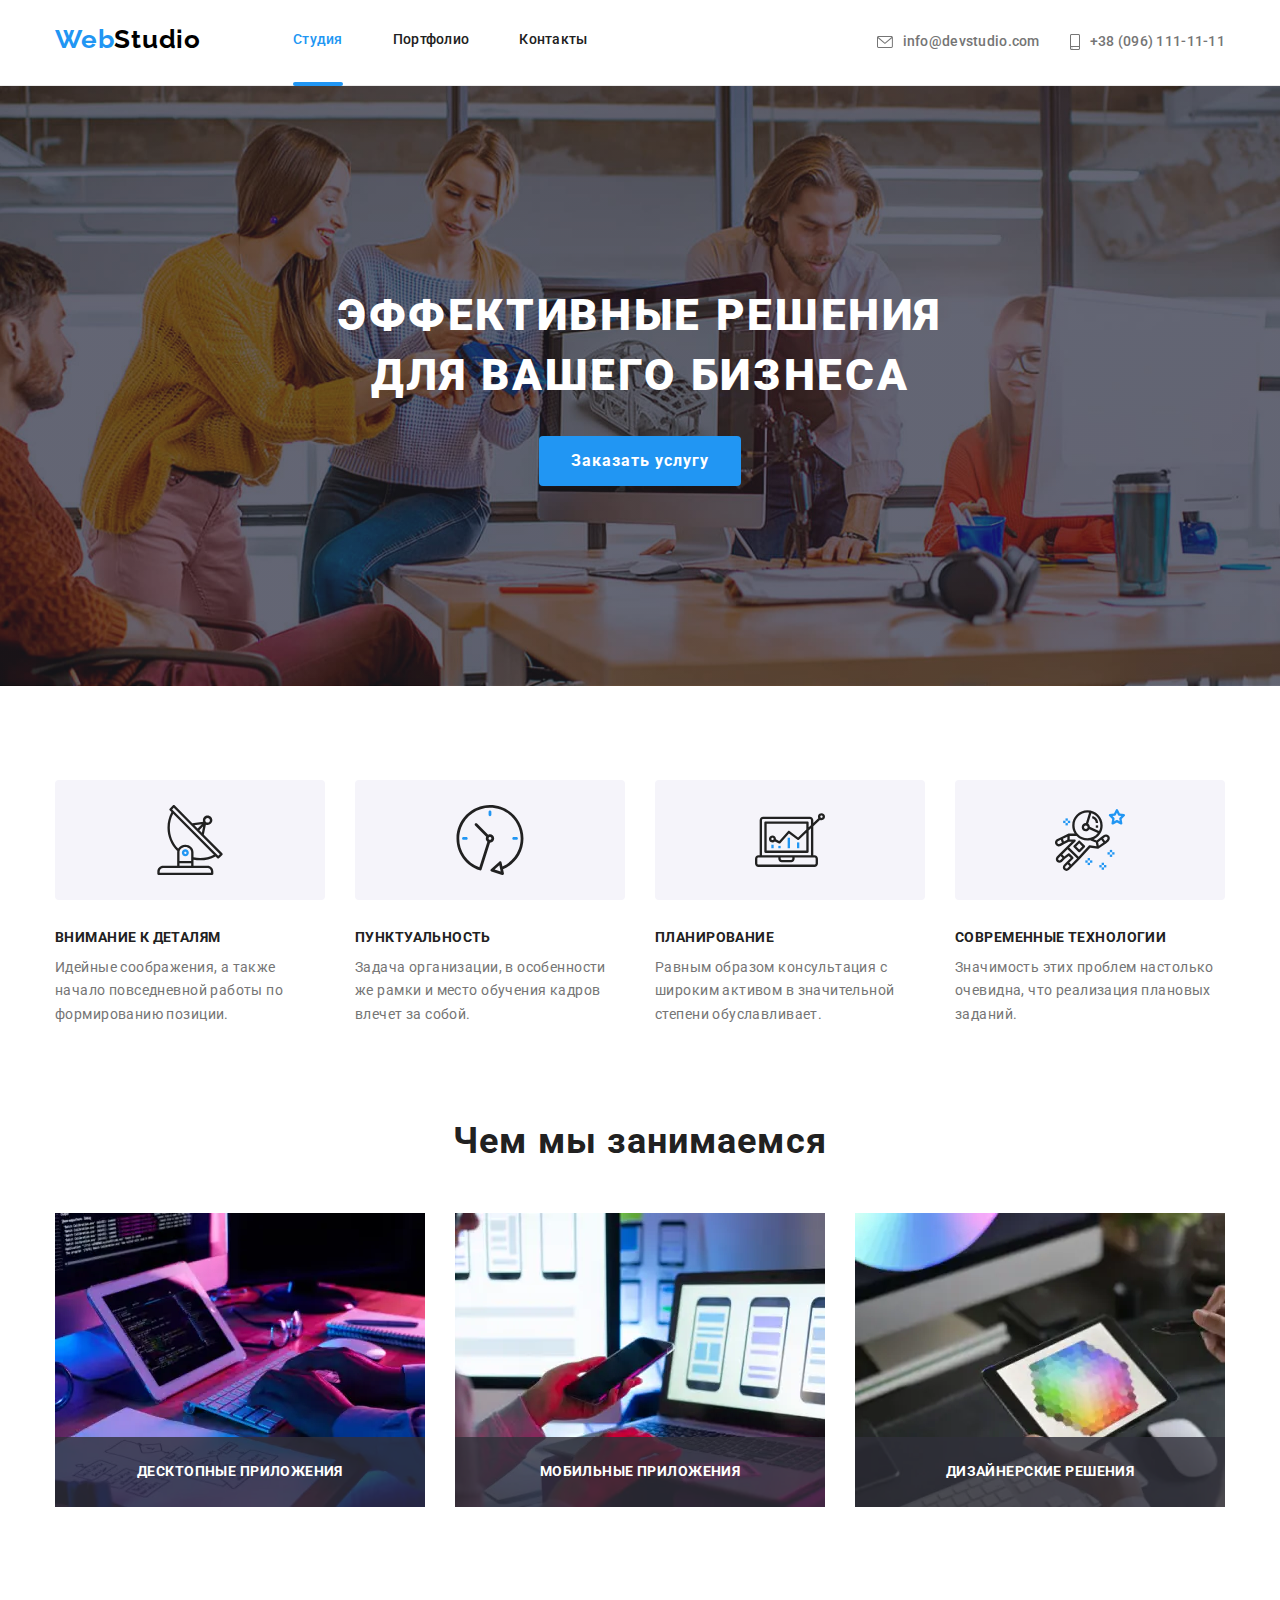
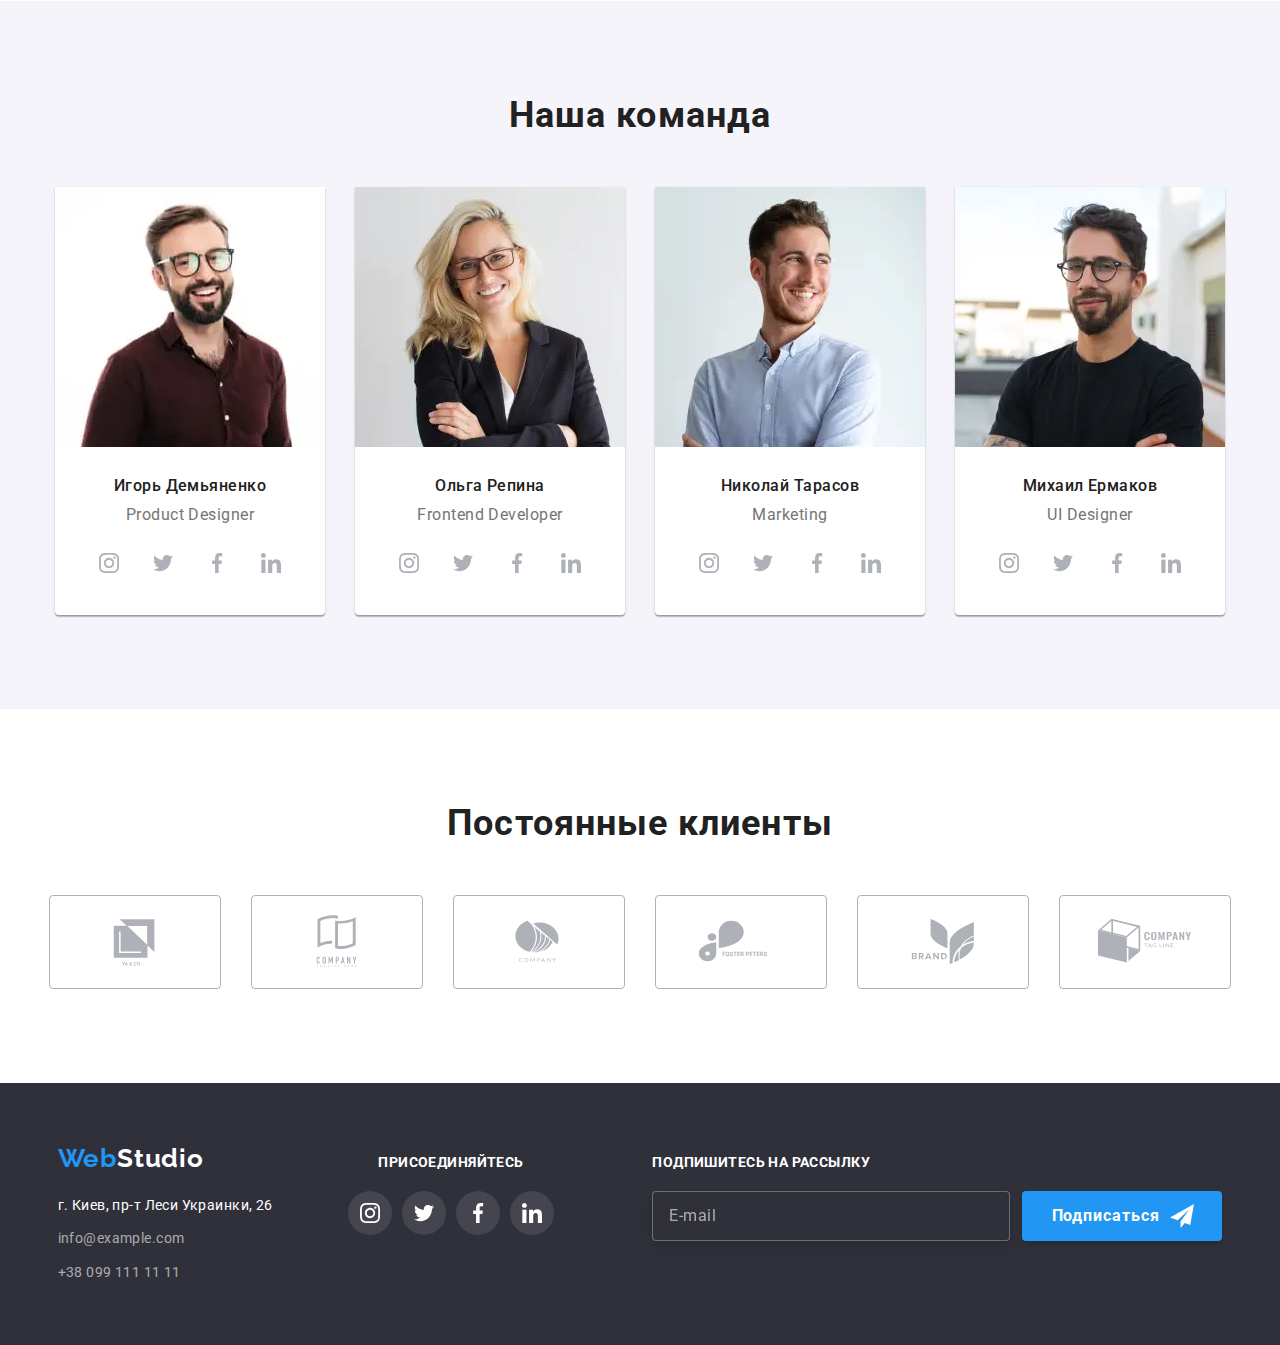
<file: index.html>
<!DOCTYPE html>
<html lang="ru">
  <head>
    <meta charset="UTF-8" />
    <meta http-equiv="X-UA-Compatible" content="IE=edge" />
    <meta name="viewport" content="width=device-width, initial-scale=1.0" />
    <title>WebStudio</title>
    <link rel="preconnect" href="https://fonts.gstatic.com" />
    <link
      href="https://fonts.googleapis.com/css2?family=Raleway:wght@700&family=Roboto:wght@400;500;700;900&display=swap"
      rel="stylesheet"
    />
    <link
      rel="stylesheet"
      href="https://cdnjs.cloudflare.com/ajax/libs/modern-normalize/1.1.0/modern-normalize.min.css
"
    />
    <link rel="stylesheet" href="./css/main.min.css" />
  </head>
  <body>
    <!--Header-->
    <header class="header">
      <div class="header__container container">
        <nav class="navigation">
          <a class="logo-link" href="./index.html"
            ><span class="logo-link__web">Web</span
            ><span class="logo-link__studio">Studio</span></a
          >
          <ul class="site-nav list">
            <li class="site-nav__item">
              <a class="site-nav__link link current" href="./index.html"
                >Студия</a
              >
            </li>
            <li class="site-nav__item">
              <a class="site-nav__link link" href="./portfolio.html"
                >Портфолио</a
              >
            </li>
            <li class="site-nav__item">
              <a class="site-nav__link link" href="#">Контакты</a>
            </li>
          </ul>
        </nav>
        <button class="burger-btn" data-menu-open>
          <svg class="burger-btn__icon">
            <use href="./images/sprite.svg#burger-icon"></use>
          </svg>
        </button>

        <ul class="contact list">
          <li class="contact__item">
            <a class="contact__link link" href="mailto:info@devstudio.com">
              <svg class="contact__icon-envelope" width="16" height="12">
                <use href="./images/sprite.svg#icon-envelope"></use>
              </svg>
              info@devstudio.com
            </a>
          </li>
          <li class="contact__item">
            <a class="contact__link link" href="tel:+380961111111">
              <svg class="contact__icon-smartphone" width="10" height="16">
                <use href="./images/sprite.svg#icon-smartphone"></use>
              </svg>
              +38 (096) 111-11-11</a
            >
          </li>
        </ul>
      </div>
      <div class="mobile-menu" data-menu>
        <div class="container mobile-menu__container">
          <button class="close-btn mobile-menu__close-btn" data-menu-close>
            <svg class="close-btn__icon">
              <use href="./images/sprite.svg#icon-close"></use>
            </svg>
          </button>

          <ul class="nav-list list">
            <li class="nav-list__item">
              <a href="./index.html" class="nav-list__link link current"
                >Студия</a
              >
            </li>
            <li class="nav-list__item">
              <a href="./portfolio.html" class="nav-list__link link"
                >Портфолио</a
              >
            </li>
            <li class="nav-list__item">
              <a href="#" class="nav-list__link link">Контакты</a>
            </li>
          </ul>

          <ul class="mobile-contact list">
            <li class="mobile-contact__item">
              <a href="tel:+380961111111" class="mobile-contact__link-tel link"
                >+38 096 111-11-11</a
              >
            </li>
            <li class="mobile-contact__item">
              <a
                href="mailto:info@devstudio.com"
                class="mobile-contact__link-mail link"
                >info@devstudio.com</a
              >
            </li>
          </ul>
          <ul class="mobile-social list">
            <li class="mobile-social__item">
              <a href="#" class="mobile-social__link link">Instagram</a>
            </li>
            <li class="mobile-social__item">
              <a href="#" class="mobile-social__link link">Twitter</a>
            </li>
            <li class="mobile-social__item">
              <a href="#" class="mobile-social__link link">Facebook</a>
            </li>
            <li class="mobile-social__item">
              <a href="#" class="mobile-social__link link">LinkedIn</a>
            </li>
          </ul>
        </div>
      </div>
    </header>

    <main>
      <!--Hero-->

      <section class="hero">
        <div class="hero-page container">
          <h1 class="hero-page__title">
            Эффективные решения<br />для вашего бизнеса
          </h1>
          <button class="hero-btn" type="button" data-modal-open>
            Заказать услугу
          </button>
        </div>
      </section>

      <!--Features-->

      <section class="features-section">
        <div class="features-container container">
          <h2 class="visually-hidden">Приемущества компании</h2>
          <ul class="features list">
            <li class="features__item">
              <div class="features__wrapper">
                <svg class="features__icon">
                  <use href="./images/sprite.svg#icon-antenna "></use>
                </svg>
              </div>
              <div>
                <h3 class="features__title">Внимание к деталям</h3>
                <p class="features__text">
                  Идейные соображения, а также начало повседневной работы по
                  формированию позиции.
                </p>
              </div>
            </li>

            <li class="features__item">
              <div class="features__wrapper">
                <svg class="features__icon">
                  <use href="./images/sprite.svg#icon-clock "></use>
                </svg>
              </div>
              <div>
                <h3 class="features__title">Пунктуальность</h3>
                <p class="features__text">
                  Задача организации, в особенности же рамки и место обучения
                  кадров влечет за собой.
                </p>
              </div>
            </li>

            <li class="features__item">
              <div class="features__wrapper">
                <svg class="features__icon">
                  <use href="./images/sprite.svg#icon-diagram"></use>
                </svg>
              </div>
              <div>
                <h3 class="features__title">Планирование</h3>
                <p class="features__text">
                  Равным образом консультация с широким активом в значительной
                  степени обуславливает.
                </p>
              </div>
            </li>
            <li class="features__item">
              <div class="features__wrapper">
                <svg class="features__icon">
                  <use href="./images/sprite.svg#icon-astronaut"></use>
                </svg>
              </div>
              <div>
                <h3 class="features__title">Современные технологии</h3>
                <p class="features__text">
                  Значимость этих проблем настолько очевидна, что реализация
                  плановых заданий.
                </p>
              </div>
            </li>
          </ul>
        </div>
      </section>

      <!--Projects-->

      <section class="projects-section">
        <div class="project container">
          <h2 class="project__title">Чем мы занимаемся</h2>
          <ul class="project-list list">
            <li class="project-list__item">
              <div class="project-list__image">
                <picture>
                  <source
                    media="(min-width: 1200px)"
                    srcset="
                      ./images/projects-img/sitelayout.webp    1x,
                      ./images/projects-img/sitelayout@2x.webp 2x
                    "
                    type="image/webp"
                  />
                  <source
                    media="(min-width: 1200px)"
                    srcset="
                      ./images/projects-img/sitelayout.jpg    1x,
                      ./images/projects-img/sitelayout@2x.jpg 2x
                    "
                  />
                  <img
                    src="#"
                    alt="разработчик набирает код"
                    width="370"
                    height="294"
                  />
                </picture>

                <p class="project-list__overlay">Десктопные приложения</p>
              </div>
            </li>
            <li class="project-list__item">
              <div class="project-list__image">
                <picture>
                  <source
                    media="(min-width: 1200px)"
                    srcset="
                      ./images/projects-img/mobiledesign.webp 1x,
                      ./images/projects-img/mobiledesign.webp 2x
                    "
                    type="image/webp"
                  />
                  <source
                    media="(min-width: 1200px)"
                    srcset="
                      ./images/projects-img/mobiledesign.jpg    1x,
                      ./images/projects-img/mobiledesign@2x.jpg 2x
                    "
                  />
                  <img
                    src="#"
                    alt="разработка мобильного дизайна"
                    width="370"
                    height="294"
                  />
                </picture>

                <p class="project-list__overlay">Мобильные приложения</p>
              </div>
            </li>
            <li class="project-list__item">
              <div class="project-list__image">
                <picture>
                  <source
                    media="(min-width: 1200px)"
                    srcset="
                      ./images/projects-img/rastergraphics.webp    1x,
                      ./images/projects-img/rastergraphics@2x.webp 2x
                    "
                    type="image/webp"
                  />
                  <source
                    media="(min-width: 1200px)"
                    srcset="
                      ./images/projects-img/rastergraphics.jpg    1x,
                      ./images/projects-img/rastergraphics@2x.jpg 2x
                    "
                  />
                  <img
                    src="#"
                    alt="растровая графика"
                    width="370"
                    height="294"
                  />
                </picture>

                <p class="project-list__overlay">Дизайнерские решения</p>
              </div>
            </li>
          </ul>
        </div>
      </section>

      <!-- Team company-->

      <section class="team-section">
        <div class="team container">
          <h2 class="team__title">Наша команда</h2>
          <ul class="team-list list">
            <li class="team-list__item">
              <picture class="team-picture">
                <source
                  media="(min-width: 1200px)"
                  srcset="
                    ./images/team/igordemianenko-desktop.webp    1x,
                    ./images/team/igordemianenko-desktop@2x.webp 2x
                  "
                  type="image/webp"
                />
                <source
                  media="(min-width: 1200px)"
                  srcset="
                    ./images/team/igordemianenko-desktop.jpg    1x,
                    ./images/team/igordemianenko-desktop@2x.jpg 2x
                  "
                />
                <source
                  media="(min-width: 768px)"
                  srcset="
                    ./images/team/igordemianenko-tablet.webp    1x,
                    ./images/team/igordemianenko-tablet@2x.webp 2x
                  "
                  type="image/webp"
                />

                <source
                  media="(min-width: 768px)"
                  srcset="
                    ./images/team/igordemianenko-tablet.jpg    1x,
                    ./images/team/igordemianenko-tablet@2x.jpg 2x
                  "
                />

                <source
                  media="(max-width: 767px)"
                  srcset="
                    ./images/team/igordemianenko-tel.webp    1x,
                    ./images/team/igordemianenko-tel@2x.webp 2x
                  "
                  style="width: 100%"
                  type="image/webp"
                />

                <source
                  media="(max-width: 767px)"
                  srcset="
                    ./images/team/igordemianenko-tel.jpg    1x,
                    ./images/team/igordemianenko-tel@2x.jpg 2x
                  "
                  style="width: 100%"
                />

                <img src="#" class="person-image" alt="фото игорь демьяненко" />
              </picture>

              <div class="person">
                <h3 class="person__name">Игорь Демьяненко</h3>
                <p class="person__position" lang="en">Product Designer</p>
                <ul class="social-list list">
                  <li class="social-list__item">
                    <a href="#" class="social-list__link">
                      <svg class="social-list__icon">
                        <use href="./images/sprite.svg#icon-instagram"></use>
                      </svg>
                    </a>
                  </li>
                  <li class="social-list__item">
                    <a href="#" class="social-list__link">
                      <svg class="social-list__icon">
                        <use href="./images/sprite.svg#icon-twitter"></use>
                      </svg>
                    </a>
                  </li>
                  <li class="social-list__item">
                    <a href="" class="social-list__link">
                      <svg class="social-list__icon">
                        <use href="./images/sprite.svg#icon-facebook"></use>
                      </svg>
                    </a>
                  </li>
                  <li class="social-list__item">
                    <a href="" class="social-list__link">
                      <svg class="social-list__icon">
                        <use href="./images/sprite.svg#icon-linkedin"></use>
                      </svg>
                    </a>
                  </li>
                </ul>
              </div>
            </li>
            <li class="team-list__item">
              <picture class="team-picture">
                <source
                  media="(min-width: 1200px )"
                  srcset="
                    ./images/team/olharepina-desktop.webp    1x,
                    ./images/team/olharepina-desktop@2x.webp 2x
                  "
                  type="image/webp"
                />

                <source
                  media="(min-width: 1200px )"
                  srcset="
                    ./images/team/olharepina-desktop.jpg    1x,
                    ./images/team/olharepina-desktop@2x.jpg 2x
                  "
                />

                <source
                  media="(min-width: 768px )"
                  srcset="
                    ./images/team/olharepina-tablet.webp    1x,
                    ./images/team/olharepina-tablet@2x.webp 2x
                  "
                  type="image/webp"
                />
                <source
                  media="(min-width: 768px )"
                  srcset="
                    ./images/team/olharepina-tablet.jpg    1x,
                    ./images/team/olharepina-tablet@2x.jpg 2x
                  "
                />
                <source
                  media="(max-width: 768px )"
                  srcset="
                    ./images/team/olharepina-tel.webp    1x,
                    ./images/team/olharepina-tel@2x.webp 2x
                  "
                  style="width: 100%"
                  type="image/webp"
                />

                <source
                  media="(max-width: 768px )"
                  srcset="
                    ./images/team/olharepina-tel.jpg    1x,
                    ./images/team/olharepina-tel@2x.jpg 2x
                  "
                  style="width: 100%"
                />
                <img src="#" class="person-image" alt="фото ольга репина" />
              </picture>

              <div class="person">
                <h3 class="person__name">Ольга Репина</h3>
                <p class="person__position" lang="en">Frontend Developer</p>
                <ul class="social-list list">
                  <li class="social-list__item">
                    <a href="#" class="social-list__link">
                      <svg class="social-list__icon">
                        <use href="./images/sprite.svg#icon-instagram"></use>
                      </svg>
                    </a>
                  </li>
                  <li class="social-list__item">
                    <a href="#" class="social-list__link">
                      <svg class="social-list__icon">
                        <use href="./images/sprite.svg#icon-twitter"></use>
                      </svg>
                    </a>
                  </li>
                  <li class="social-list__item">
                    <a href="" class="social-list__link">
                      <svg class="social-list__icon">
                        <use href="./images/sprite.svg#icon-facebook"></use>
                      </svg>
                    </a>
                  </li>
                  <li class="social-list__item">
                    <a href="" class="social-list__link">
                      <svg class="social-list__icon">
                        <use href="./images/sprite.svg#icon-linkedin"></use>
                      </svg>
                    </a>
                  </li>
                </ul>
              </div>
            </li>
            <li class="team-list__item">
              <picture class="team-picture">
                <source
                  media="(min-width: 1200px )"
                  srcset="
                    ./images/team/nikolaytarasov-desktop.webp    1x,
                    ./images/team/nikolaytarasov-desktop@2x.webp 2x
                  "
                  type="image/webp"
                />

                <source
                  media="(min-width: 1200px )"
                  srcset="
                    ./images/team/nikolaytarasov-desktop.jpg    1x,
                    ./images/team/nikolaytarasov-desktop@2x.jpg 2x
                  "
                />
                <source
                  media="(min-width: 768px )"
                  srcset="
                    ./images/team/nikolaytarasov-tablet.webp    1x,
                    ./images/team/nikolaytarasov-tablet@2x.webp 2x
                  "
                  type="image/webp"
                />

                <source
                  media="(min-width: 768px )"
                  srcset="
                    ./images/team/nikolaytarasov-tablet.jpg    1x,
                    ./images/team/nikolaytarasov-tablet@2x.jpg 2x
                  "
                />
                <source
                  media="(max-width: 768px )"
                  srcset="
                    ./images/team/nikolaytarasov-tel.webp    1x,
                    ./images/team/nikolaytarasov-tel@2x.webp 2x
                  "
                  style="width: 100%"
                  type="image/webp"
                />
                <source
                  media="(max-width: 768px )"
                  srcset="
                    ./images/team/nikolaytarasov-tel.jpg    1x,
                    ./images/team/nikolaytarasov-tel@2x.jpg 2x
                  "
                  style="width: 100%"
                />
                <img src="#" class="person-image" alt="фото николай тарасов" />
              </picture>

              <div class="person">
                <h3 class="person__name">Николай Тарасов</h3>
                <p class="person__position" lang="en">Marketing</p>
                <ul class="social-list list">
                  <li class="social-list__item">
                    <a href="#" class="social-list__link">
                      <svg class="social-list__icon">
                        <use href="./images/sprite.svg#icon-instagram"></use>
                      </svg>
                    </a>
                  </li>
                  <li class="social-list__item">
                    <a href="#" class="social-list__link">
                      <svg class="social-list__icon">
                        <use href="./images/sprite.svg#icon-twitter"></use>
                      </svg>
                    </a>
                  </li>
                  <li class="social-list__item">
                    <a href="" class="social-list__link">
                      <svg class="social-list__icon">
                        <use href="./images/sprite.svg#icon-facebook"></use>
                      </svg>
                    </a>
                  </li>
                  <li class="social-list__item">
                    <a href="" class="social-list__link">
                      <svg class="social-list__icon">
                        <use href="./images/sprite.svg#icon-linkedin"></use>
                      </svg>
                    </a>
                  </li>
                </ul>
              </div>
            </li>
            <li class="team-list__item">
              <picture class="team-picture">
                <source
                  media="(min-width: 1200px )"
                  srcset="
                    ./images/team/michailermakov-desktop.webp    1x,
                    ./images/team/michailermakov-desktop@2x.webp 2x
                  "
                  type="image/webp"
                />
                <source
                  media="(min-width: 1200px )"
                  srcset="
                    ./images/team/michailermakov-desktop.jpg    1x,
                    ./images/team/michailermakov-desktop@2x.jpg 2x
                  "
                />
                <source
                  media="(min-width: 768px)"
                  srcset="
                    ./images/team/michailermakov-tablet.webp    1x,
                    ./images/team/michailermakov-tablet@2x.webp 2x
                  "
                  type="image/webp"
                />

                <source
                  media="(min-width: 768px)"
                  srcset="
                    ./images/team/michailermakov-tablet.jpg    1x,
                    ./images/team/michailermakov-tablet@2x.jpg 2x
                  "
                />
                <source
                  media="(max-width: 768px)"
                  srcset="
                    ./images/team/michailermakov-tel.webp    1x,
                    ./images/team/michailermakov-tel@2x.webp 2x
                  "
                  type="image/webp"
                />

                <source
                  media="(max-width: 768px)"
                  srcset="
                    ./images/team/michailermakov-tel.jpg    1x,
                    ./images/team/michailermakov-tel@2x.jpg 2x
                  "
                />
                <img src="#" class="person-image" alt="фото михаил ермаков" />
              </picture>

              <div class="person">
                <h3 class="person__name">Михаил Ермаков</h3>
                <p class="person__position" lang="en">UI Designer</p>
                <ul class="social-list list">
                  <li class="social-list__item">
                    <a href="#" class="social-list__link">
                      <svg class="social-list__icon">
                        <use href="./images/sprite.svg#icon-instagram"></use>
                      </svg>
                    </a>
                  </li>
                  <li class="social-list__item">
                    <a href="#" class="social-list__link">
                      <svg class="social-list__icon">
                        <use href="./images/sprite.svg#icon-twitter"></use>
                      </svg>
                    </a>
                  </li>
                  <li class="social-list__item">
                    <a href="#" class="social-list__link">
                      <svg class="social-list__icon">
                        <use href="./images/sprite.svg#icon-facebook"></use>
                      </svg>
                    </a>
                  </li>
                  <li class="social-list__item">
                    <a href="#" class="social-list__link">
                      <svg class="social-list__icon">
                        <use href="./images/sprite.svg#icon-linkedin"></use>
                      </svg>
                    </a>
                  </li>
                </ul>
              </div>
            </li>
          </ul>
        </div>
      </section>

      <!--Clients-->

      <section class="clients-section">
        <div class="clients-container container">
          <h2 class="clients-container__title">Постоянные клиенты</h2>
          <ul class="client list">
            <li class="client__item">
              <a href="#" class="client__link">
                <svg class="client__icon" width="106" height="60">
                  <use href="./images/sprite.svg#icon-company1"></use>
                </svg>
              </a>
            </li>
            <li class="client__item">
              <a href="#" class="client__link">
                <svg class="client__icon" width="106" height="60">
                  <use href="./images/sprite.svg#icon-company2"></use>
                </svg>
              </a>
            </li>
            <li class="client__item">
              <a href="#" class="client__link">
                <svg class="client__icon" width="106" height="60">
                  <use href="./images/sprite.svg#icon-company3"></use>
                </svg>
              </a>
            </li>
            <li class="client__item">
              <a href="#" class="client__link">
                <svg class="client__icon" width="106" height="60">
                  <use href="./images/sprite.svg#icon-company4"></use>
                </svg>
              </a>
            </li>
            <li class="client__item">
              <a href="#" class="client__link">
                <svg class="client__icon" width="106" height="60">
                  <use href="./images/sprite.svg#icon-company-5"></use>
                </svg>
              </a>
            </li>
            <li class="client__item">
              <a href="#" class="client__link">
                <svg class="client__icon" width="106" height="60">
                  <use href="./images/sprite.svg#icon-company6"></use>
                </svg>
              </a>
            </li>
          </ul>
        </div>
      </section>
    </main>

    <!--Footer-->

    <footer class="footer">
      <div class="footer-container container">
        <div class="footer-contacts">
          <a class="footer-logo" href="./index.html"
            ><span class="logo-link__web">Web</span
            ><span class="footer-logo__studio">Studio</span></a
          >
          <address class="address-company">
            г. Киев, пр-т Леси Украинки, 26
          </address>
          <ul class="address list">
            <li class="address__link-item">
              <a class="address__link" href="mailto:info@example.com"
                >info@example.com</a
              >
            </li>
            <li class="address__link-item">
              <a class="address__link" href="tel:+380991111111">
                +38 099 111 11 11</a
              >
            </li>
          </ul>
        </div>

        <div class="footer-social">
          <p class="footer-social__text">присоединяйтесь</p>
          <ul class="footer-list list">
            <li class="footer-list__item">
              <a href="#" class="footer-list__link">
                <svg class="footer-list__icon">
                  <use href="./images/sprite.svg#icon-instagram"></use>
                </svg>
              </a>
            </li>
            <li class="footer-list__item">
              <a href="#" class="footer-list__link">
                <svg class="footer-list__icon">
                  <use href="./images/sprite.svg#icon-twitter"></use>
                </svg>
              </a>
            </li>
            <li class="footer-list__item">
              <a href="#" class="footer-list__link">
                <svg class="footer-list__icon">
                  <use href="./images/sprite.svg#icon-facebook"></use>
                </svg>
              </a>
            </li>
            <li class="footer-list__item">
              <a href="#" class="footer-list__link">
                <svg class="footer-list__icon">
                  <use href="./images/sprite.svg#icon-linkedin"></use>
                </svg>
              </a>
            </li>
          </ul>
        </div>

        <div class="subscription">
          <p class="subscription__text">Подпишитесь на рассылку</p>
          <form action="#" class="footer-form">
            <label>
              <input
                type="email"
                class="footer-form__email"
                name="footer-email"
                placeholder="E-mail"
                title="your@mail.com"
                required
              />
            </label>
            <button type="submit" class="footer-btn">
              Подписаться
              <svg class="footer-btn__icon" width="24" height="24">
                <use href="./images/sprite.svg#icon-icon-send"></use>
              </svg>
            </button>
          </form>
        </div>
      </div>
    </footer>

    <!--Backdrop-->

    <div class="backdrop is-hidden" data-modal>
      <div class="modal-window">
        <button class="close-window" type="button">
          <svg
            class="close-window__icon"
            width="18"
            height="18"
            data-modal-close
          >
            <use href="./images/sprite.svg#icon-close"></use>
          </svg>
        </button>
        <form action="#" class="modal-form">
          <p class="modal-form__text">
            Оставьте свои данные, мы вам перезвоним
          </p>
          <label class="modal-form__field">
            Имя
            <span class="modal-form__wrapper">
              <input
                type="text"
                class="modal-form__input"
                name="user-name"
                minlength="2"
                pattern="[a-zA-Zа-яёА-ЯЁ]+"
                title="имя должно содержать символы латиницы или кириллицы"
                required
              />
              <svg class="modal-form__icon">
                <use href="./images/sprite.svg#icon-person"></use>
              </svg>
            </span>
          </label>
          <label class="modal-form__field">
            Телефон
            <span class="modal-form__wrapper">
              <input
                type="tel"
                class="modal-form__input"
                name="user-tel"
                pattern="[0-9]{3}-[0-9]{3}-[0-9]{2}-[0-9]{2}"
                title="096-000-00-00"
                required
              />
              <svg class="modal-form__icon">
                <use href="./images/sprite.svg#icon-phone"></use>
              </svg>
            </span>
          </label>
          <label class="modal-form__field">
            Почта
            <span class="modal-form__wrapper">
              <input
                type="email"
                class="modal-form__input"
                name="user-email"
                title="your@mail.com"
                required
              />
              <svg class="modal-form__icon">
                <use href="./images/sprite.svg#icon-email"></use>
              </svg>
            </span>
          </label>
          <label class="modal-form__field">
            Комментарий
            <textarea
              name="user-message"
              class="modal-form__message"
              placeholder="Введите текст"
            ></textarea>
          </label>
          <input
            type="checkbox"
            class="modal-form__checkbox visually-hidden"
            id="accept-policy"
          />
          <label for="accept-policy" class="modal-form__checkbox-label"
            >Соглашаюсь с рассылкой и принимаю&nbsp;
            <a href="#" class="modal-form__link link">Условия договора</a>
          </label>
          <button type="submit" class="modal-form__button">Отправить</button>
        </form>
      </div>
    </div>
    <script src="./js/menu.js"></script>
    <script src="./js/modal.js"></script>
  </body>
</html>
</file>
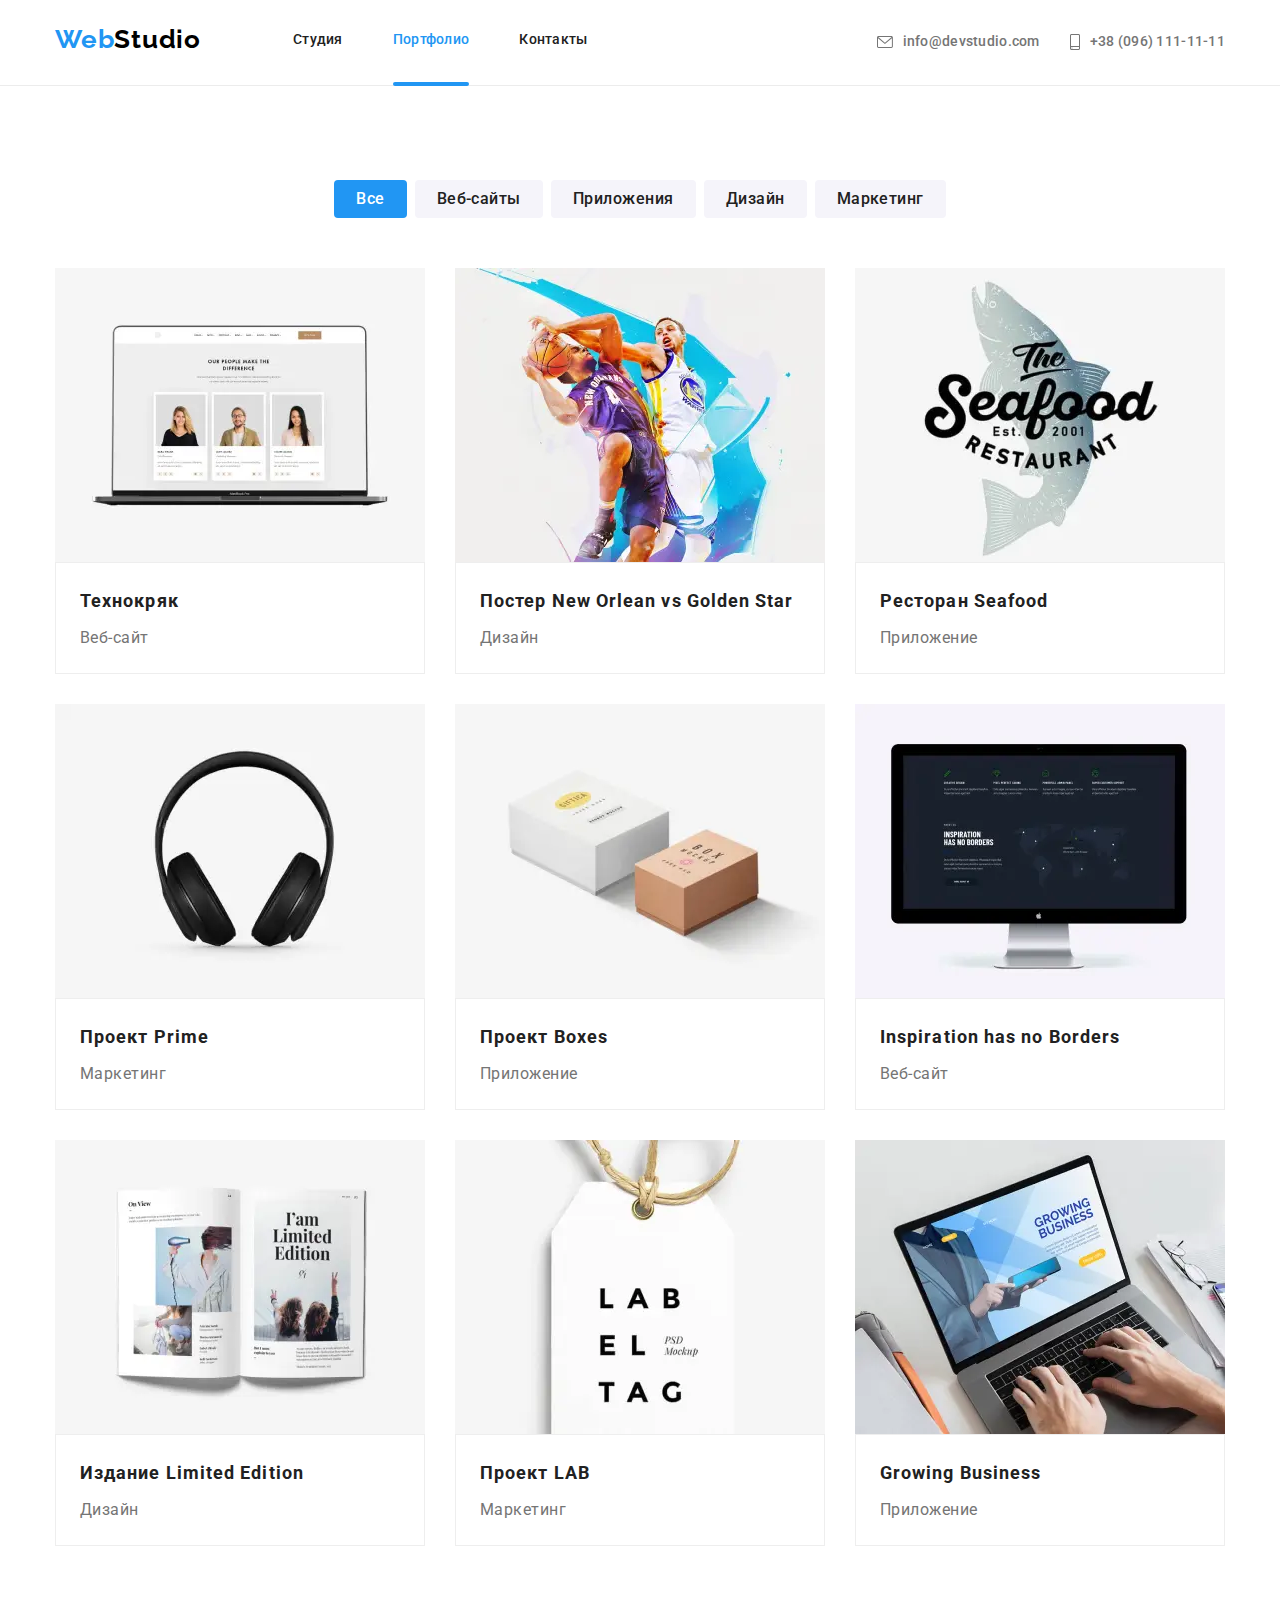
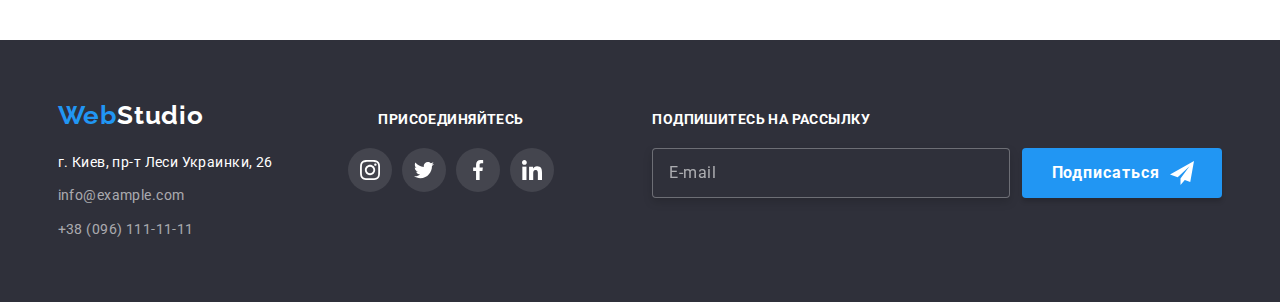
<file: portfolio.html>
<!DOCTYPE html>
<html lang="ru">
  <head>
    <meta charset="UTF-8" />
    <meta http-equiv="X-UA-Compatible" content="IE=edge" />
    <meta name="viewport" content="width=device-width, initial-scale=1.0" />
    <title>Портфолио</title>
    <link rel="preconnect" href="https://fonts.gstatic.com" />
    <link
      href="https://fonts.googleapis.com/css2?family=Raleway:wght@700&family=Roboto:wght@400;500;700;900&display=swap"
      rel="stylesheet"
    />
    <link
      rel="stylesheet"
      href="https://cdnjs.cloudflare.com/ajax/libs/modern-normalize/1.1.0/modern-normalize.min.css
"
    />
    <link rel="stylesheet" href="./css/main.min.css" />
  </head>
  <body>
    <!--Header-->
    <header class="header">
      <div class="header__container container">
        <nav class="navigation">
          <a class="logo-link" href="./index.html"
            ><span class="logo-link__web">Web</span
            ><span class="logo-link__studio">Studio</span></a
          >
          <ul class="site-nav list">
            <li class="site-nav__item">
              <a class="site-nav__link link" href="./index.html">Студия</a>
            </li>
            <li class="site-nav__item">
              <a class="site-nav__link link current" href="./portfolio.html"
                >Портфолио</a
              >
            </li>
            <li class="site-nav__item">
              <a class="site-nav__link link" href="#">Контакты</a>
            </li>
          </ul>
        </nav>
        <button class="burger-btn" data-menu-open>
          <svg class="burger-btn__icon">
            <use href="./images/sprite.svg#burger-icon"></use>
          </svg>
        </button>

        <ul class="contact list">
          <li class="contact__item">
            <a class="contact__link link" href="mailto:info@devstudio.com">
              <svg class="contact__icon-envelope" width="16" height="12">
                <use href="./images/sprite.svg#icon-envelope"></use>
              </svg>
              info@devstudio.com
            </a>
          </li>
          <li class="contact__item">
            <a class="contact__link link" href="tel:+380961111111">
              <svg class="contact__icon-smartphone" width="10" height="16">
                <use href="./images/sprite.svg#icon-smartphone"></use>
              </svg>
              +38 (096) 111-11-11</a
            >
          </li>
        </ul>
      </div>
      <div class="mobile-menu" data-menu>
        <div class="container mobile-menu__container">
          <button class="close-btn mobile-menu__close-btn" data-menu-close>
            <svg class="close-btn__icon">
              <use href="./images/sprite.svg#icon-close"></use>
            </svg>
          </button>

          <ul class="nav-list list">
            <li class="nav-list__item">
              <a href="./index.html" class="nav-list__link link">Студия</a>
            </li>
            <li class="nav-list__item">
              <a href="./portfolio.html" class="nav-list__link link current"
                >Портфолио</a
              >
            </li>
            <li class="nav-list__item">
              <a href="#" class="nav-list__link link">Контакты</a>
            </li>
          </ul>

          <ul class="mobile-contact list">
            <li class="mobile-contact__item">
              <a href="tel:+380961111111" class="mobile-contact__link-tel link"
                >+38 096 111-11-11</a
              >
            </li>
            <li class="mobile-contact__item">
              <a
                href="mailto:info@devstudio.com"
                class="mobile-contact__link-mail link"
                >info@devstudio.com</a
              >
            </li>
          </ul>
          <ul class="mobile-social list">
            <li class="mobile-social__item">
              <a href="#" class="mobile-social__link link">Instagram</a>
            </li>
            <li class="mobile-social__item">
              <a href="#" class="mobile-social__link link">Twitter</a>
            </li>
            <li class="mobile-social__item">
              <a href="#" class="mobile-social__link link">Facebook</a>
            </li>
            <li class="mobile-social__item">
              <a href="#" class="mobile-social__link link">LinkedIn</a>
            </li>
          </ul>
        </div>
      </div>
    </header>

    <!--Main-->
    <main>
      <!--Developments-->
      <section class="developments-section">
        <div class="developments-container container">
          <h2 class="visually-hidden">Наши разработки</h2>
          <ul class="catalog-nav">
            <li class="catalog-nav__item">
              <button class="catalog-nav__btn current" type="button">
                Все
              </button>
            </li>
            <li class="catalog-nav__item">
              <button class="catalog-nav__btn" type="button">Веб-сайты</button>
            </li>
            <li class="catalog-nav__item">
              <button class="catalog-nav__btn" type="button">Приложения</button>
            </li>
            <li class="catalog-nav__item">
              <button class="catalog-nav__btn" type="button">Дизайн</button>
            </li>
            <li class="catalog-nav__item">
              <button class="catalog-nav__btn" type="button">Маркетинг</button>
            </li>
          </ul>
          <ul class="development list">
            <li class="development__item">
              <a class="development__link" href="#">
                <div class="development__image">
                  <picture>
                    <source
                      media="(min-width: 1200px)"
                      srcset="
                        ./images/portfolio/image-1-desktop.webp    1x,
                        ./images/portfolio/image-1-desktop@2x.webp 2x
                      "
                      type="image/webp"
                    />

                    <source
                      media="(min-width: 1200px)"
                      srcset="
                        ./images/portfolio/image-1-desktop.jpg    1x,
                        ./images/portfolio/image-1-desktop@2x.jpg 2x
                      "
                    />

                    <source
                      media="(min-width: 768px)"
                      srcset="
                        ./images/portfolio/image-1-tablet.webp    1x,
                        ./images/portfolio/image-1-tablet@2x.webp 2x
                      "
                      type="image/webp"
                    />

                    <source
                      media="(min-width: 768px)"
                      srcset="
                        ./images/portfolio/image-1-tablet.jpg    1x,
                        ./images/portfolio/image-1-tablet@2x.jpg 2x
                      "
                    />

                    <source
                      media="(min-width: 320px)"
                      srcset="
                        ./images/portfolio/image-1-mob.webp    1x,
                        ./images/portfolio/image-1-mob@2x.webp 2x
                      "
                      type="image/webp"
                    />

                    <source
                      media="(min-width: 320px)"
                      srcset="
                        ./images/portfolio/image-1-mob.jpg    1x,
                        ./images/portfolio/image-1-mob@2x.jpg 2x
                      "
                    />

                    <img
                      src="#"
                      class="image"
                      alt="изображение веб-сайта на экране"
                    />
                  </picture>

                  <p class="development__overlay">
                    Технокряк это современная площадка распространения
                    коронавируса. Компании используют эту платформу для
                    цифрового шпионажа и атак на защищённые сервера конкурентов.
                  </p>
                </div>

                <div class="development__description">
                  <h3 class="development__name">Технокряк</h3>
                  <p class="development__section-app">Веб-сайт</p>
                </div>
              </a>
            </li>
            <li class="development__item">
              <a class="development__link" href="#">
                <div class="development__image">
                  <picture>
                    <source
                      media="(min-width: 1200px)"
                      srcset="
                        ./images/portfolio/image-2-desktop.webp    1x,
                        ./images/portfolio/image-2-desktop@2x.webp 2x
                      "
                      type="image/webp"
                    />

                    <source
                      media="(min-width: 1200px)"
                      srcset="
                        ./images/portfolio/image-2-desktop.jpg    1x,
                        ./images/portfolio/image-2-desktop@2x.jpg 2x
                      "
                    />

                    <source
                      media="(min-width: 768px)"
                      srcset="
                        ./images/portfolio/image-2-tablet.webp    1x,
                        ./images/portfolio/image-2-tablet@2x.webp 2x
                      "
                      type="image/webp"
                    />

                    <source
                      media="(min-width: 768px)"
                      srcset="
                        ./images/portfolio/image-2-tablet.jpg    1x,
                        ./images/portfolio/image-2-tablet@2x.jpg 2x
                      "
                    />

                    <source
                      media="(min-width: 320px)"
                      srcset="
                        ./images/portfolio/image-2-mob.webp    1x,
                        ./images/portfolio/image-2-mob@2x.webp 2x
                      "
                      type="image/webp"
                    />

                    <source
                      media="(min-width: 320px)"
                      srcset="
                        ./images/portfolio/image-2-mob.jpg    1x,
                        ./images/portfolio/image-2-mob@2x.jpg 2x
                      "
                    />
                    <img
                      src="#"
                      class="image"
                      alt="изображение двух баскетболистов на постере"
                    />
                  </picture>

                  <p class="development__overlay">
                    Технокряк это современная площадка распространения
                    коронавируса. Компании используют эту платформу для
                    цифрового шпионажа и атак на защищённые сервера конкурентов.
                  </p>
                </div>

                <div class="development__description">
                  <h3 class="development__name">
                    Постер New Orlean vs Golden Star
                  </h3>
                  <p class="development__section-app">Дизайн</p>
                </div>
              </a>
            </li>
            <li class="development__item">
              <a class="development__link" href="#">
                <div class="development__image">
                  <picture>
                    <source
                      media="(min-width: 1200px)"
                      srcset="
                        ./images/portfolio/image-3-desktop.webp    1x,
                        ./images/portfolio/image-3-desktop@2x.webp 2x
                      "
                      type="image/webp"
                    />

                    <source
                      media="(min-width: 1200px)"
                      srcset="
                        ./images/portfolio/image-3-desktop.jpg    1x,
                        ./images/portfolio/image-3-desktop@2x.jpg 2x
                      "
                    />

                    <source
                      media="(min-width: 768px)"
                      srcset="
                        ./images/portfolio/image-3-tablet.webp    1x,
                        ./images/portfolio/image-3-tablet@2x.webp 2x
                      "
                      type="image/webp"
                    />

                    <source
                      media="(min-width: 768px)"
                      srcset="
                        ./images/portfolio/image-3-tablet.jpg    1x,
                        ./images/portfolio/image-3-tablet@2x.jpg 2x
                      "
                    />

                    <source
                      media="(min-width: 320px)"
                      srcset="
                        ./images/portfolio/image-3-mob.webp    1x,
                        ./images/portfolio/image-3-mob@2x.webp 2x
                      "
                      type="image/webp"
                    />

                    <source
                      media="(min-width: 320px)"
                      srcset="
                        ./images/portfolio/image-3-mob.jpg    1x,
                        ./images/portfolio/image-3-mob@2x.jpg 2x
                      "
                    />
                    <img
                      src="#"
                      class="image"
                      alt="изображение рыбы на фоне логотипа ресторана"
                    />
                  </picture>

                  <p class="development__overlay">
                    Технокряк это современная площадка распространения
                    коронавируса. Компании используют эту платформу для
                    цифрового шпионажа и атак на защищённые сервера конкурентов.
                  </p>
                </div>

                <div class="development__description">
                  <h3 class="development__name">Ресторан Seafood</h3>
                  <p class="development__section-app">Приложение</p>
                </div>
              </a>
            </li>
            <li class="development__item">
              <a class="development__link" href="#">
                <div class="development__image">
                  <picture>
                    <source
                      media="(min-width: 1200px)"
                      srcset="
                        ./images/portfolio/image-4-desktop.webp    1x,
                        ./images/portfolio/image-4-desktop@2x.webp 2x
                      "
                      type="image/webp"
                    />

                    <source
                      media="(min-width: 1200px)"
                      srcset="
                        ./images/portfolio/image-4-desktop.jpg    1x,
                        ./images/portfolio/image-4-desktop@2x.jpg 2x
                      "
                    />

                    <source
                      media="(min-width: 768px)"
                      srcset="
                        ./images/portfolio/image-4-tablet.webp    1x,
                        ./images/portfolio/image-4-tablet@2x.webp 2x
                      "
                      type="image/webp"
                    />

                    <source
                      media="(min-width: 768px)"
                      srcset="
                        ./images/portfolio/image-4-tablet.jpg    1x,
                        ./images/portfolio/image-4-tablet@2x.jpg 2x
                      "
                    />

                    <source
                      media="(min-width: 320px)"
                      srcset="
                        ./images/portfolio/image-4-mob.webp    1x,
                        ./images/portfolio/image-4-mob@2x.webp 2x
                      "
                      type="image/webp"
                    />

                    <source
                      media="(min-width: 320px)"
                      srcset="
                        ./images/portfolio/image-4-mob.jpg    1x,
                        ./images/portfolio/image-4-mob@2x.jpg 2x
                      "
                    />
                    <img src="#" class="image" alt="изображение наушников" />
                  </picture>

                  <p class="development__overlay">
                    Технокряк это современная площадка распространения
                    коронавируса. Компании используют эту платформу для
                    цифрового шпионажа и атак на защищённые сервера конкурентов.
                  </p>
                </div>

                <div class="development__description">
                  <h3 class="development__name">Проект Prime</h3>
                  <p class="development__section-app">Маркетинг</p>
                </div>
              </a>
            </li>
            <li class="development__item">
              <a class="development__link" href="#">
                <div class="development__image">
                  <picture>
                    <source
                      media="(min-width: 1200px)"
                      srcset="
                        ./images/portfolio/image-5-desktop.webp    1x,
                        ./images/portfolio/image-5-desktop@2x.webp 2x
                      "
                      type="image/webp"
                    />

                    <source
                      media="(min-width: 1200px)"
                      srcset="
                        ./images/portfolio/image-5-desktop.jpg    1x,
                        ./images/portfolio/image-5-desktop@2x.jpg 2x
                      "
                    />

                    <source
                      media="(min-width: 768px)"
                      srcset="
                        ./images/portfolio/image-5-tablet.webp    1x,
                        ./images/portfolio/image-5-tablet@2x.webp 2x
                      "
                      type="image/webp"
                    />

                    <source
                      media="(min-width: 768px)"
                      srcset="
                        ./images/portfolio/image-5-tablet.jpg    1x,
                        ./images/portfolio/image-5-tablet@2x.jpg 2x
                      "
                    />

                    <source
                      media="(min-width: 320px)"
                      srcset="
                        ./images/portfolio/image-5-mob.webp    1x,
                        ./images/portfolio/image-5-mob@2x.webp 2x
                      "
                      type="image/webp"
                    />

                    <source
                      media="(min-width: 320px)"
                      srcset="
                        ./images/portfolio/image-5-mob.jpg    1x,
                        ./images/portfolio/image-5-mob@2x.jpg 2x
                      "
                    />
                    <img src="#" class="image" alt="избражение две коробки" />
                  </picture>

                  <p class="development__overlay">
                    Технокряк это современная площадка распространения
                    коронавируса. Компании используют эту платформу для
                    цифрового шпионажа и атак на защищённые сервера конкурентов.
                  </p>
                </div>

                <div class="development__description">
                  <h3 class="development__name">Проект Boxes</h3>
                  <p class="development__section-app">Приложение</p>
                </div>
              </a>
            </li>
            <li class="development__item">
              <a class="development__link" href="#">
                <div class="development__image">
                  <picture>
                    <source
                      media="(min-width: 1200px)"
                      srcset="
                        ./images/portfolio/image-6-desktop.webp    1x,
                        ./images/portfolio/image-6-desktop@2x.webp 2x
                      "
                      type="image/webp"
                    />

                    <source
                      media="(min-width: 1200px)"
                      srcset="
                        ./images/portfolio/image-6-desktop.jpg    1x,
                        ./images/portfolio/image-6-desktop@2x.jpg 2x
                      "
                    />

                    <source
                      media="(min-width: 768px)"
                      srcset="
                        ./images/portfolio/image-6-tablet.webp    1x,
                        ./images/portfolio/image-6-tablet@2x.webp 2x
                      "
                      type="image/webp"
                    />

                    <source
                      media="(min-width: 768px)"
                      srcset="
                        ./images/portfolio/image-6-tablet.jpg    1x,
                        ./images/portfolio/image-6-tablet@2x.jpg 2x
                      "
                    />

                    <source
                      media="(min-width: 320px)"
                      srcset="
                        ./images/portfolio/image-6-mob.webp    1x,
                        ./images/portfolio/image-6-mob@2x.webp 2x
                      "
                      type="image/webp"
                    />

                    <source
                      media="(min-width: 320px)"
                      srcset="
                        ./images/portfolio/image-6-mob.jpg    1x,
                        ./images/portfolio/image-6-mob@2x.jpg 2x
                      "
                    />
                    <img
                      src="#"
                      class="image"
                      alt="изображение веб-сайта на экране"
                    />
                  </picture>

                  <p class="development__overlay">
                    Технокряк это современная площадка распространения
                    коронавируса. Компании используют эту платформу для
                    цифрового шпионажа и атак на защищённые сервера конкурентов.
                  </p>
                </div>

                <div class="development__description">
                  <h3 class="development__name" lang="en">
                    Inspiration has no Borders
                  </h3>
                  <p class="development__section-app">Веб-сайт</p>
                </div>
              </a>
            </li>
            <li class="development__item">
              <a class="development__link" href="#">
                <div class="development__image">
                  <picture>
                    <source
                      media="(min-width: 1200px)"
                      srcset="
                        ./images/portfolio/image-7-desktop.webp    1x,
                        ./images/portfolio/image-7-desktop@2x.webp 2x
                      "
                      type="image/webp"
                    />

                    <source
                      media="(min-width: 1200px)"
                      srcset="
                        ./images/portfolio/image-7-desktop.jpg    1x,
                        ./images/portfolio/image-7-desktop@2x.jpg 2x
                      "
                    />

                    <source
                      media="(min-width: 768px)"
                      srcset="
                        ./images/portfolio/image-7-tablet.webp    1x,
                        ./images/portfolio/image-7-tablet@2x.webp 2x
                      "
                      type="image/webp"
                    />

                    <source
                      media="(min-width: 768px)"
                      srcset="
                        ./images/portfolio/image-7-tablet.jpg    1x,
                        ./images/portfolio/image-7-tablet@2x.jpg 2x
                      "
                    />

                    <source
                      media="(min-width: 320px)"
                      srcset="
                        ./images/portfolio/image-7-mob.webp    1x,
                        ./images/portfolio/image-7-mob@2x.webp 2x
                      "
                      type="image/webp"
                    />

                    <source
                      media="(min-width: 320px)"
                      srcset="
                        ./images/portfolio/image-7-mob.jpg    1x,
                        ./images/portfolio/image-7-mob@2x.jpg 2x
                      "
                    />
                    <img src="#" class="image" alt="открытый журнал" />
                  </picture>

                  <p class="development__overlay">
                    Технокряк это современная площадка распространения
                    коронавируса. Компании используют эту платформу для
                    цифрового шпионажа и атак на защищённые сервера конкурентов.
                  </p>
                </div>

                <div class="development__description">
                  <h3 class="development__name">Издание Limited Edition</h3>
                  <p class="development__section-app">Дизайн</p>
                </div>
              </a>
            </li>
            <li class="development__item">
              <a class="development__link" href="#">
                <div class="development__image">
                  <picture>
                    <source
                      media="(min-width: 1200px)"
                      srcset="
                        ./images/portfolio/image-8-desktop.webp    1x,
                        ./images/portfolio/image-8-desktop@2x.webp 2x
                      "
                      type="image/webp"
                    />

                    <source
                      media="(min-width: 1200px)"
                      srcset="
                        ./images/portfolio/image-8-desktop.jpg    1x,
                        ./images/portfolio/image-8-desktop@2x.jpg 2x
                      "
                    />

                    <source
                      media="(min-width: 768px)"
                      srcset="
                        ./images/portfolio/image-8-tablet.webp    1x,
                        ./images/portfolio/image-8-tablet@2x.webp 2x
                      "
                      type="image/webp"
                    />

                    <source
                      media="(min-width: 768px)"
                      srcset="
                        ./images/portfolio/image-8-tablet.jpg    1x,
                        ./images/portfolio/image-8-tablet@2x.jpg 2x
                      "
                    />

                    <source
                      media="(min-width: 320px)"
                      srcset="
                        ./images/portfolio/image-8-mob.webp    1x,
                        ./images/portfolio/image-8-mob@2x.webp 2x
                      "
                      type="image/webp"
                    />

                    <source
                      media="(min-width: 320px)"
                      srcset="
                        ./images/portfolio/image-8-mob.jpg    1x,
                        ./images/portfolio/image-8-mob@2x.jpg 2x
                      "
                    />
                    <img
                      src="#"
                      class="image"
                      alt="изображение бирка на веревке"
                    />
                  </picture>

                  <p class="development__overlay">
                    Технокряк это современная площадка распространения
                    коронавируса. Компании используют эту платформу для
                    цифрового шпионажа и атак на защищённые сервера конкурентов.
                  </p>
                </div>

                <div class="development__description">
                  <h3 class="development__name">Проект LAB</h3>
                  <p class="development__section-app">Маркетинг</p>
                </div>
              </a>
            </li>
            <li class="development__item">
              <a class="development__link" href="#">
                <div class="development__image">
                  <picture>
                    <source
                      media="(min-width: 1200px)"
                      srcset="
                        ./images/portfolio/image-9-desktop.webp    1x,
                        ./images/portfolio/image-9-desktop@2x.webp 2x
                      "
                      type="image/webp"
                    />

                    <source
                      media="(min-width: 1200px)"
                      srcset="
                        ./images/portfolio/image-9-desktop.jpg    1x,
                        ./images/portfolio/image-9-desktop@2x.jpg 2x
                      "
                    />

                    <source
                      media="(min-width: 768px)"
                      srcset="
                        ./images/portfolio/image-9-tablet.webp    1x,
                        ./images/portfolio/image-9-tablet@2x.webp 2x
                      "
                      type="image/webp"
                    />

                    <source
                      media="(min-width: 768px)"
                      srcset="
                        ./images/portfolio/image-9-tablet.jpg    1x,
                        ./images/portfolio/image-9-tablet@2x.jpg 2x
                      "
                    />

                    <source
                      media="(min-width: 320px)"
                      srcset="
                        ./images/portfolio/image-9-mob.webp    1x,
                        ./images/portfolio/image-9-mob@2x.webp 2x
                      "
                      type="image/webp"
                    />

                    <source
                      media="(min-width: 320px)"
                      srcset="
                        ./images/portfolio/image-9-mob.jpg    1x,
                        ./images/portfolio/image-9-mob@2x.jpg 2x
                      "
                    />
                    <img
                      src="#"
                      class="image"
                      alt="изображение веб-сайта на экране"
                    />
                  </picture>

                  <p class="development__overlay">
                    Технокряк это современная площадка распространения
                    коронавируса. Компании используют эту платформу для
                    цифрового шпионажа и атак на защищённые сервера конкурентов.
                  </p>
                </div>

                <div class="development__description">
                  <h3 class="development__name" lang="en">Growing Business</h3>
                  <p class="development__section-app">Приложение</p>
                </div>
              </a>
            </li>
          </ul>
        </div>
      </section>

      <!--Footer-->
      <footer class="footer">
        <div class="footer-container container">
          <div class="footer-contacts">
            <a class="footer-logo" href="./index.html"
              ><span class="logo-link__web">Web</span
              ><span class="footer-logo__studio">Studio</span></a
            >
            <address class="address-company">
              г. Киев, пр-т Леси Украинки, 26
            </address>
            <ul class="address list">
              <li class="address__link-item">
                <a class="address__link" href="mailto:info@example.com"
                  >info@example.com</a
                >
              </li>
              <li class="address__link-item">
                <a class="address__link" href="tel:+380961111111">
                  +38 (096) 111-11-11</a
                >
              </li>
            </ul>
          </div>

          <div class="footer-social">
            <p class="footer-social__text">присоединяйтесь</p>
            <ul class="footer-list list">
              <li class="footer-list__item">
                <a href="#" class="footer-list__link">
                  <svg class="footer-list__icon">
                    <use href="./images/sprite.svg#icon-instagram"></use>
                  </svg>
                </a>
              </li>
              <li class="footer-list__item">
                <a href="#" class="footer-list__link">
                  <svg class="footer-list__icon">
                    <use href="./images/sprite.svg#icon-twitter"></use>
                  </svg>
                </a>
              </li>
              <li class="footer-list__item">
                <a href="#" class="footer-list__link">
                  <svg class="footer-list__icon">
                    <use href="./images/sprite.svg#icon-facebook"></use>
                  </svg>
                </a>
              </li>
              <li class="footer-list__item">
                <a href="#" class="footer-list__link">
                  <svg class="footer-list__icon">
                    <use href="./images/sprite.svg#icon-linkedin"></use>
                  </svg>
                </a>
              </li>
            </ul>
          </div>
          <div class="subscription">
            <p class="subscription__text">Подпишитесь на рассылку</p>
            <form action="#" class="footer-form">
              <label>
                <input
                  type="email"
                  class="footer-form__email"
                  name="footer-email"
                  placeholder="E-mail"
                  title="your@mail.com"
                  required
                />
              </label>
              <button type="submit" class="footer-btn">
                Подписаться
                <svg class="footer-btn__icon" width="24" height="24">
                  <use href="./images/sprite.svg#icon-icon-send"></use>
                </svg>
              </button>
            </form>
          </div>
        </div>
      </footer>
    </main>
    <script src="./js/menu.js"></script>
    <script src="./js/modal.js"></script>
  </body>
</html>
</file>
<file: css/main.min.css>
:root{--main-font: "Roboto", sans-serif;--secondary-font: "Raleway", sans-serif;--accent-color: #2196f3;--main-color: #212121;--secondary-color: #757575}.visually-hidden{position:absolute !important;clip:rect(1px 1px 1px 1px);clip:rect(1px, 1px, 1px, 1px);padding:0 !important;border:0 !important;height:1px !important;width:1px !important;overflow:hidden}h1,h2,h3,h4,h5,h6,p{margin-top:0;margin-bottom:0}ul,ol{margin-top:0;margin-bottom:0;padding-left:0}img{display:block}body{font-family:var(--main-font);font-weight:400;color:var(--main-color)}.link,.contact-link,.logo-link{text-decoration:none}.list{list-style:none;padding:0;margin:0}.container{padding-left:15px;padding-right:15px}@media screen and (min-width: 480px){.container{width:480px;margin:0 auto}}@media screen and (min-width: 768px){.container{width:768px}}@media screen and (min-width: 1200px){.container{width:1200px}}.hero-btn{font-family:inherit;background:var(--accent-color);font-weight:700;font-size:16px;line-height:1.87;display:flex;align-items:center;letter-spacing:0.06em;color:#ffffff;cursor:pointer;border-radius:4px;border:none;padding:10px 32px;text-align:center;margin-left:auto;margin-right:auto;transition-duration:250ms;transition-timing-function:cubic-bezier(0.4, 0, 0.2, 1)}.hero-btn:hover,.hero-btn:focus{background:#188ce8}.social-list{display:flex;justify-content:space-between;align-items:center}.social-list__link{display:flex;align-items:center;justify-content:center;width:44px;height:44px;border-radius:50%;background-color:#ffffff;fill:#afb1b8;transition-duration:250ms;transition-timing-function:cubic-bezier(0.4, 0, 0.2, 1)}.social-list__link:hover,.social-list__link:focus{background:var(--accent-color);fill:#ffffff}.social-list__icon{width:20px;height:20px}.footer-list{display:flex;align-items:center;justify-content:center}.footer-list__item{display:flex;align-items:center;justify-content:center;margin-right:10px}.footer-list__item:last-child{margin-right:0}.footer-list__link{display:flex;align-items:center;justify-content:center;width:44px;height:44px;border-radius:50%;background-color:rgba(255,255,255,0.1);fill:#ffffff}.footer-list__link:hover,.footer-list__link:focus{background:var(--accent-color)}.footer-list__icon{width:20px;height:20px}.footer-btn{position:relative;width:200px;height:50px;padding-top:10px;padding-bottom:10px;padding-right:62px;padding-left:29px;font-family:inherit;background:var(--accent-color);font-weight:700;font-size:16px;line-height:1.87;letter-spacing:0.06em;color:#ffffff;box-shadow:0px 4px 4px rgba(0,0,0,0.15);border-radius:4px;border:none;cursor:pointer;transition-duration:250ms;transition-timing-function:cubic-bezier(0.4, 0, 0.2, 1)}.footer-btn:hover,.footer-btn:focus{background:#188ce8}.footer-btn__icon{position:absolute;top:13px;right:28px}.backdrop{position:fixed;top:0;left:0;width:100vw;height:100vh;background:rgba(0,0,0,0.2);opacity:1;transition:opacity 250ms cubic-bezier(0.4, 0, 0.2, 1),visibility 250ms cubic-bezier(0.4, 0, 0.2, 1)}.backdrop.is-hidden{opacity:0;pointer-events:none}@media screen and (max-width: 1199px){.modal-window{position:absolute;top:50%;left:50%;min-width:450px;min-height:609px;background-color:#ffffff;transform:translate(-50%, -50%);padding:40px}.close-window{position:absolute;top:8px;right:8px;width:30px;height:30px;background-color:#ffffff;border-radius:50%;border:1px solid rgba(0,0,0,0.1);padding:0;cursor:pointer}.close-window__icon{position:absolute;top:50%;left:50%;transform:translate(-50%, -50%);transition-duration:250ms;transition-timing-function:cubic-bezier(0.4, 0, 0.2, 1)}.close-window__icon:hover,.close-window__icon:focus{fill:var(--accent-color)}}@media screen and (min-width: 1200px){.modal-window{position:absolute;top:50%;left:50%;min-width:528px;min-height:581px;background-color:#ffffff;transform:translate(-50%, -50%);padding:40px}.close-window{position:absolute;top:8px;right:8px;width:30px;height:30px;background-color:#ffffff;border-radius:50%;border:1px solid rgba(0,0,0,0.1);padding:0;cursor:pointer}.close-window__icon{position:absolute;top:50%;left:50%;transform:translate(-50%, -50%);transition-duration:250ms;transition-timing-function:cubic-bezier(0.4, 0, 0.2, 1)}.close-window__icon:hover,.close-window__icon:focus{fill:var(--accent-color)}}@media screen and (max-width: 1199px){.modal-form{display:flex;flex-direction:column}.modal-form__text{font-weight:700;font-size:20px;line-height:1.5;text-align:center;letter-spacing:0.03em;color:var(--main-color)}.modal-form__field{font-weight:400;font-size:12px;line-height:1.16;letter-spacing:0.01em;color:var(--secondary-color);margin-bottom:10px}.modal-form__wrapper{position:relative;display:block;margin-top:4px}.modal-form__input{width:100%;height:40px;border:1px solid rgba(33,33,33,0.2);border-radius:4px;padding-left:42px;transition:border-color 250ms cubic-bezier(0.4, 0, 0.2, 1)}.modal-form__input:focus{outline:none;border-color:var(--accent-color)}.modal-form__icon{position:absolute;top:50%;left:12px;transform:translateY(-50%);display:block;width:18px;height:18px;fill:var(--main-color);transition:fill 250ms cubic-bezier(0.4, 0, 0.2, 1)}.modal-form__input:focus+.modal-form__icon{fill:var(--accent-color)}.modal-form__message{width:100%;height:120px;margin-top:4px;color:#000000;border:1px solid rgba(33,33,33,0.2);border-radius:4px;padding:12px 16px;resize:none;transition:border-color 250ms cubic-bezier(0.4, 0, 0.2, 1)}.modal-form__message::placeholder{color:rgba(117,117,117,0.5)}.modal-form__message:focus{outline:none;border-color:var(--accent-color)}.modal-form__checkbox-label{display:flex;align-items:center;justify-content:center;font-size:12px;line-height:1.16;letter-spacing:0.03em;color:var(--secondary-color);margin-bottom:30px;margin-left:3px}.modal-form__checkbox-label::before{display:block;content:"";width:16px;height:15px;border:1px solid var(--main-color);border-radius:2px;cursor:pointer;margin-right:8px}.modal-form__checkbox:checked+.modal-form__checkbox-label::before{background-image:url("../images/vector.svg");background-color:var(--accent-color);background-repeat:no-repeat;background-size:contain;border:none;border-radius:2px;background-position:center}.modal-form__checkbox:focus+.modal-form__checkbox-label::before{outline:1px solid var(--main-color)}.modal-form__link{color:var(--accent-color)}}.modal-form__button{font-family:inherit;background:var(--accent-color);font-weight:700;font-size:16px;line-height:1.87;display:flex;align-items:center;letter-spacing:0.06em;color:#ffffff;cursor:pointer;border-radius:4px;border:none;padding:10px 56px;text-align:center;margin-left:auto;margin-right:auto;transition-duration:250ms;transition-timing-function:cubic-bezier(0.4, 0, 0.2, 1)}.modal-form__button:hover,.modal-form__button:focus{background:#188ce8}@media screen and (min-width: 1200px){.modal-form{display:flex;flex-direction:column}.modal-form__text{font-weight:700;font-size:20px;line-height:1.15;text-align:center;letter-spacing:0.03em;color:var(--main-color);margin-bottom:12px}.modal-form__field{font-weight:400;font-size:12px;line-height:1.16;letter-spacing:0.01em;color:var(--secondary-color);margin-bottom:10px}.modal-form__wrapper{position:relative;display:block;margin-top:4px}.modal-form__input{width:100%;height:40px;border:1px solid rgba(33,33,33,0.2);border-radius:4px;padding-left:42px;transition:border-color 250ms cubic-bezier(0.4, 0, 0.2, 1)}.modal-form__input:focus{outline:none;border-color:var(--accent-color)}.modal-form__icon{position:absolute;top:50%;left:12px;transform:translateY(-50%);display:block;width:18px;height:18px;fill:var(--main-color);transition:fill 250ms cubic-bezier(0.4, 0, 0.2, 1)}.modal-form__input:focus+.modal-form__icon{fill:var(--accent-color)}.modal-form__message{width:100%;height:120px;margin-top:4px;color:#000000;border:1px solid rgba(33,33,33,0.2);border-radius:4px;padding:12px 16px;resize:none;transition:border-color 250ms cubic-bezier(0.4, 0, 0.2, 1)}.modal-form__message::placeholder{color:rgba(117,117,117,0.5)}.modal-form__message:focus{outline:none;border-color:var(--accent-color)}.modal-form__checkbox-label{display:flex;align-items:center;justify-content:center;font-size:14px;line-height:1.71;letter-spacing:0.03em;color:var(--secondary-color);margin-bottom:30px;margin-left:14px}.modal-form__checkbox-label::before{display:block;content:"";width:16px;height:15px;border:1px solid var(--main-color);border-radius:2px;cursor:pointer;margin-right:8px}.modal-form__checkbox:checked+.modal-form__checkbox-label::before{background-image:url("../images/vector.svg");background-color:var(--accent-color);background-repeat:no-repeat;background-size:contain;border:none;border-radius:2px;background-position:center}.modal-form__checkbox:focus+.modal-form__checkbox-label::before{outline:1px solid var(--main-color)}.modal-form__link{color:var(--accent-color)}.modal-form__button{font-family:inherit;background:var(--accent-color);font-weight:700;font-size:16px;line-height:1.87;display:flex;align-items:center;letter-spacing:0.06em;color:#ffffff;cursor:pointer;border-radius:4px;border:none;padding:10px 56px;text-align:center;margin-left:auto;margin-right:auto;transition-duration:250ms;transition-timing-function:cubic-bezier(0.4, 0, 0.2, 1)}.modal-form__button:hover,.modal-form__button:focus{background:#188ce8}}.site-nav{display:none}.contact{display:none}.header{padding-top:16px;padding-bottom:16px}.header__container{display:flex;justify-content:space-between;align-items:center}.logo-link__web{color:var(--accent-color);font-family:var(--secondary-font);font-weight:700;font-size:26px;line-height:1.19;letter-spacing:0.03em}.logo-link__studio{color:#000000;font-family:var(--secondary-font);font-weight:700;font-size:26px;line-height:1.19;letter-spacing:0.03em}.burger-btn{background-color:transparent;border:none;padding:0;line-height:0}.burger-btn__icon{width:40px;height:40px;fill:#000000}.mobile-menu{position:fixed;z-index:100;left:0;top:0;width:100vw;height:100vh;background-color:#ffffff;overflow:auto;opacity:0;visibility:hidden;pointer-events:none;transition:cubic-bezier(0.4, 0, 0.2, 1)}.mobile-menu.is-open{opacity:1;visibility:visible;pointer-events:auto}.mobile-menu__close-btn{position:absolute;top:10px;right:15px}.mobile-menu__container{position:relative;min-height:200px;padding-top:48px;padding-bottom:48px;padding-left:40px}.close-btn{background-color:transparent;border:none;padding:0;line-height:0}.close-btn__icon{width:40px;height:40px;transition-duration:250ms;transition-timing-function:cubic-bezier(0.4, 0, 0.2, 1)}.close-btn__icon:hover,.close-btn__icon:focus{fill:var(--accent-color)}@media screen and (max-width: 767px){.nav-list{margin-bottom:302px}.nav-list__item{margin-bottom:32px}.nav-list__item:last-child{margin-bottom:0}.nav-list__link{font-weight:500;font-size:40px;line-height:1.17;letter-spacing:0.02em;color:var(--main-color)}.nav-list__link.current{color:var(--accent-color)}.mobile-contact{margin-bottom:64px}.mobile-contact__item{margin-bottom:32px}.mobile-contact__item:last-child{margin-bottom:0}.mobile-contact__link-tel{font-weight:500;font-size:34px;line-height:1.17px;letter-spacing:0.02em;color:var(--secondary-color);transition-duration:250ms;transition-timing-function:cubic-bezier(0.4, 0, 0.2, 1)}.mobile-contact__link-tel:focus{color:var(--accent-color)}.mobile-contact__link-mail{font-weight:500;font-size:24px;line-height:1.16;letter-spacing:0.02em;color:var(--secondary-color);transition-duration:250ms;transition-timing-function:cubic-bezier(0.4, 0, 0.2, 1)}.mobile-contact__link-mail:focus{color:var(--accent-color)}.mobile-social{display:flex;justify-content:space-between}.mobile-social__item{padding-right:10px;border-right:1px solid rgba(33,33,33,0.2)}.mobile-social__item:last-child{padding-right:0;margin-right:0;border-right:0}.mobile-social__link{font-weight:500;font-size:18px;line-height:1.22;letter-spacing:0.02em;color:var(--accent-color);margin-right:10px}}@media screen and (min-width: 768px){.burger-btn{display:none}.header{background:#ffffff;padding-top:26px;padding-bottom:26px;border-bottom:1px solid #ececec}.header__container{display:flex;align-items:center;justify-content:space-between}.navigation{display:flex;align-items:center}.logo-link{margin-right:88px}.site-nav{display:flex;align-items:center}.site-nav__item:not(:last-child){margin-right:50px}.site-nav__link{position:relative;font-weight:500;font-size:14px;line-height:1.14;letter-spacing:0.02em;color:var(--main-color);transition-duration:250ms;transition-timing-function:cubic-bezier(0.4, 0, 0.2, 1)}.site-nav__link:hover,.site-nav__link:focus{color:var(--accent-color)}.site-nav__link.current{color:var(--accent-color)}.site-nav__link.current::after{position:absolute;content:"";width:100%;height:4px;border-radius:2px;background-color:var(--accent-color);display:block;bottom:-43px}.contact{display:block}.contact__item{margin-bottom:10px}.contact__item:last-child{margin-bottom:0}.contact__link{font-weight:500;font-size:12px;line-height:1.16;letter-spacing:0.02em;color:var(--secondary-color);transition-duration:250ms;transition-timing-function:cubic-bezier(0.4, 0, 0.2, 1)}.contact__link:hover,.contact__link:focus{color:var(--accent-color)}.contact__icon-envelope{margin-right:10px;fill:currentColor}.contact__icon-smartphone{margin-right:10px;fill:currentColor}}@media screen and (min-width: 1200px){.header{padding-top:24px;padding-bottom:25px}.header__container{align-items:baseline}.logo-link{margin-right:92px}.site-nav__link{position:relative;font-weight:500;font-size:14px;line-height:1.14;letter-spacing:0.02em;color:var(--main-color);transition-duration:250ms;transition-timing-function:cubic-bezier(0.4, 0, 0.2, 1)}.site-nav__link:hover,.site-nav__link:focus{color:var(--accent-color)}.site-nav__link.current{color:var(--accent-color)}.site-nav__link.current::after{position:absolute;content:"";width:100%;height:4px;border-radius:2px;background-color:var(--accent-color);display:block;bottom:-39px}.contact{display:flex}.contact__item{margin-right:30px}.contact__item:last-child{margin-right:0}.contact__link{display:flex;align-items:center;font-size:14px;line-height:1.14}}.hero{background-image:linear-gradient(rgba(47,48,58,0.4), rgba(47,48,58,0.4)),url("./../images/hero/hero-bg-mob.jpg,./../hero-bg-mob@2x.jpg");max-width:1600px;background-size:cover;background-repeat:no-repeat;background-position:center;text-align:center}.hero-page{padding-bottom:118px;padding-top:118px}.hero-page__title{font-weight:900;font-size:26px;line-height:1.61;letter-spacing:0.06em;text-transform:uppercase;color:#ffffff;margin-bottom:30px}@media screen and (min-width: 768px){.hero{background-image:linear-gradient(rgba(47,48,58,0.4), rgba(47,48,58,0.4)),url("./../images/hero/hero-bg-tablet.jpg,./../hero-bg-tablet@2x.jpg")}}@media screen and (min-width: 1200px){.hero{background-image:linear-gradient(rgba(47,48,58,0.4), rgba(47,48,58,0.4)),url("./../images/hero/hero-bg-desktop.jpg,./../hero-bg-desktop@2x.jpg")}.hero-page{padding-bottom:200px;padding-top:200px}.hero-page__title{font-size:44px;line-height:1.36}}.features-section{background:#ffffff}.features{padding-top:60px;padding-bottom:60px}.features__item{margin-bottom:30px}.features__item:last-child{margin-bottom:0}.features__wrapper{display:flex;align-items:center;justify-content:center;background:#f5f4fa;max-width:450px;height:120px;border-radius:4px;margin-bottom:30px}.features__icon{width:70px;height:70px}.features__title{display:flex;justify-content:center;font-weight:700;font-size:14px;line-height:1.14;letter-spacing:0.03em;text-transform:uppercase;color:var(--main-color);margin-top:0;margin-bottom:10px}.features__text{font-size:14px;line-height:1.71;letter-spacing:0.03em;color:var(--secondary-color);margin-top:0}@media screen and (min-width: 768px){.features{display:flex;flex-wrap:wrap;margin-right:-30px;margin-bottom:-30px}.features__item{margin-right:30px;flex-basis:calc((100% - 60px) / 2)}.features__item:nth-last-child(-n+2){margin-bottom:0}.features__wrapper{width:354px}.features__title{display:block}}@media screen and (min-width: 1200px){.features-container{display:flex;align-items:center}.features{flex-wrap:unset;margin:0;padding-top:94px;padding-bottom:94px}.features__item{margin-right:30px;margin-bottom:0}.features__item:last-child{margin-right:0}.features__wrapper{width:270px}}.projects-section{display:none}@media screen and (min-width: 1200px){.projects-section{display:block;background:#ffffff}.project{padding-bottom:94px}.project__title{font-weight:700;font-size:36px;line-height:1.16;text-align:center;letter-spacing:0.03em;color:var(--main-color);margin-top:0;margin-bottom:50px}.project-list{display:flex;align-items:center;justify-content:space-between}.project-list__item{width:370px;height:294px;margin-right:30px}.project-list__item:last-child{margin-right:0}.project-list__image{position:relative}.project-list__overlay{position:absolute;bottom:0;left:0;width:100%;height:70px;background:rgba(47,48,58,0.8);font-weight:700;font-size:14px;line-height:1.14;text-align:center;letter-spacing:0.03em;text-transform:uppercase;color:#ffffff;padding-top:27px}}.team-section{background:#f5f4fa}.team{padding-top:60px;padding-bottom:60px}.team__title{font-weight:700;font-size:28px;line-height:1.17px;text-align:center;letter-spacing:0.03em;color:var(--main-color);margin-bottom:30px}.team-list__item{margin-bottom:30px;background:#ffffff;box-shadow:0px 1px 3px rgba(0,0,0,0.12),0px 1px 1px rgba(0,0,0,0.14),0px 2px 1px rgba(0,0,0,0.2);border-radius:0px 0px 4px 4px}.team-list__item:last-child{margin-bottom:0}.team-picture{display:flex}.person-image{width:100%}.person{padding-top:30px;padding-bottom:24px;margin-left:auto;margin-right:auto;max-width:206px}.person__name{font-weight:500;font-size:16px;line-height:1.18;letter-spacing:0.03em;color:var(--main-color);text-align:center}.person__position{font-size:16px;line-height:1.18;letter-spacing:0.03em;color:var(--secondary-color);text-align:center;margin-top:10px;margin-bottom:16px}@media screen and (min-width: 768px){.team-list{display:flex;flex-wrap:wrap;margin-right:-30px;margin-bottom:-30px}.team-list__item{width:354px;height:536px;margin-right:30px;margin-bottom:30px;flex-basis:calc((100% - 60px) / 2)}.team-list__item:nth-last-child(-n+2){margin-bottom:0}.team-list__item:last-child{margin-right:0}}@media screen and (min-width: 1200px){.team{padding-top:94px;padding-bottom:94px}.team__title{font-size:36px;line-height:1.16;margin-bottom:50px}.team-list{flex-wrap:unset;margin-right:0;margin-bottom:0}.team-list__item{width:270px;height:428px;margin-right:30px;margin-bottom:0}.team-list__item:last-child{margin-right:0}.person{padding-bottom:30px}}@media screen and (max-width: 480px){.clients-section{background:#ffffff}.clients-container{padding-top:60px;padding-bottom:60px}.clients-container__title{font-weight:700;font-size:28px;line-height:1.17;text-align:center;letter-spacing:0.03em;color:var(--main-color);margin-bottom:30px}.client{margin-bottom:-30px}.client__item{margin-bottom:30px}.client__item:last-child{margin-bottom:0px}.client__link{display:flex;align-items:center;justify-content:center;border:1px solid #afb1b8;border-radius:4px;height:92px;fill:#afb1b8;transition-duration:250ms;transition-timing-function:cubic-bezier(0.4, 0, 0.2, 1)}.client__link:hover,.client__link:focus{fill:var(--accent-color)}.client__link:hover,.client__link:focus{border:1px solid var(--accent-color)}}@media screen and (min-width: 480px){.clients-section{background:#ffffff}.clients-container{padding-top:60px;padding-bottom:60px}.clients-container__title{font-weight:700;font-size:28px;line-height:1.17;text-align:center;letter-spacing:0.03em;color:var(--main-color);margin-bottom:30px}.client{display:flex;flex-wrap:wrap;margin-bottom:-30px}.client__item{display:flex;align-items:center;justify-content:space-between;margin-bottom:30px;flex-basis:calc((100%-60px) / 2)}.client__item:nth-last-child(-n+2){margin-bottom:0px}.client__link{display:flex;align-items:center;justify-content:center;border:1px solid #afb1b8;border-radius:4px;width:210px;height:92px;fill:#afb1b8;transition-duration:250ms;transition-timing-function:cubic-bezier(0.4, 0, 0.2, 1)}.client__link:hover,.client__link:focus{fill:var(--accent-color)}.client__link:hover,.client__link:focus{border:1px solid var(--accent-color)}}@media screen and (min-width: 768px){.client{justify-content:center}.client__item{margin-right:30px;flex-basis:0}.client__item:nth-last-child(-n+3){margin-bottom:0px}.client__item:nth-child(3n+3){margin-right:0}.client__link{width:226px;height:92px}}@media screen and (min-width: 1200px){.clients-container{padding-top:94px;padding-bottom:94px}.clients-container__title{font-size:36px;line-height:1.16;margin-bottom:50px}.client{flex-wrap:nowrap;margin-right:0;margin-bottom:0}.client__item{margin-right:30px;margin-bottom:0}.client__item:nth-child(3n+3){margin-right:30px}.client__item:last-child{margin-right:0}.client__link{width:172px;height:94px}}.footer{background:#2f303a}.footer-container{padding-top:60px;padding-bottom:60px}.footer-contacts{text-align:center;margin-bottom:60px}.footer-logo{text-decoration:none}.footer-logo__studio{font-family:var(--secondary-font);font-weight:700;font-size:26px;line-height:1.19;letter-spacing:0.03em;color:#ffffff}.address-company{color:#ffffff;font-style:normal;font-size:14px;line-height:1.71;letter-spacing:0.03em;margin-top:20px}.address__link-item{margin-top:10px}.address__link{text-decoration:none;font-size:14px;line-height:1.71;letter-spacing:0.03em;color:rgba(255,255,255,0.6);display:inline-block;transition-duration:250ms;transition-timing-function:cubic-bezier(0.4, 0, 0.2, 1)}.address__link:hover,.address__link:focus{color:var(--accent-color)}.footer-social{margin-bottom:60px}.footer-social__text{text-align:center;font-weight:700;font-size:14px;line-height:1.14;letter-spacing:0.03em;text-transform:uppercase;color:#ffffff;margin-bottom:20px}.subscription{text-align:center}.subscription__text{font-weight:700;font-size:14px;line-height:1.14;letter-spacing:0.03em;text-transform:uppercase;color:#ffffff;margin-bottom:20px}.footer-form__email{margin-bottom:20px;padding-top:15px;padding-bottom:15px;padding-left:16px;color:#ffffff;background-color:#2f303a;border:1px solid rgba(255,255,255,0.3);filter:drop-shadow(0px 4px 4px rgba(0,0,0,0.15));border-radius:4px}.footer-form__email::placeholder{font-weight:400;font-size:16px;line-height:1.25;letter-spacing:0.03em;color:rgba(255,255,255,0.6)}@media screen and (min-width: 480px){.footer-form__email{width:450px}}@media screen and (min-width: 768px){.footer-container{display:flex;flex-wrap:wrap;justify-content:space-around;align-items:baseline}.footer-contacts{display:flex;flex-direction:column;margin-bottom:60px}.footer-social{margin-bottom:0}.footer-form{display:flex;flex-direction:column;align-items:center}}@media screen and (min-width: 1200px){.footer-container{display:flex;align-items:baseline}.footer-contacts{display:block;text-align:left;margin-right:70px;margin-bottom:0}.footer-logo{display:inline-block;margin-right:0px}.footer-social{margin-right:93px}.subscription{text-align:left}.footer-form{display:flex;flex-direction:row;align-items:stretch}.footer-form__email{width:358px;margin-right:12px}}.developments-section{background:#ffffff}.developments-container{padding-top:60px;padding-bottom:60px}.catalog-nav{display:flex;flex-wrap:wrap;margin-bottom:40px;list-style:none}.catalog-nav__item{margin-right:8px;margin-bottom:15px}.catalog-nav__item:nth-child(3){margin-right:0}.catalog-nav__item:nth-child(n+4){margin-bottom:0}.catalog-nav__item:last-child{margin-right:0}.catalog-nav__btn{font-family:inherit;background:#f5f4fa;font-weight:500;font-size:16px;line-height:1.62;text-align:center;letter-spacing:0.03em;color:var(--main-color);border-radius:4px;cursor:pointer;border:none;padding:6px 22px;transition-duration:250ms;transition-timing-function:cubic-bezier(0.4, 0, 0.2, 1)}.catalog-nav__btn:hover,.catalog-nav__btn:focus{background-color:var(--accent-color);color:#ffffff;box-shadow:0px 3px 1px rgba(0,0,0,0.1),0px 1px 2px rgba(0,0,0,0.08),0px 2px 2px rgba(0,0,0,0.12);border-radius:4px}.catalog-nav__btn.current{background-color:var(--accent-color);color:#ffffff}.development__item{margin-bottom:30px;transition-duration:250ms;transition-timing-function:cubic-bezier(0.4, 0, 0.2, 1)}.development__item:hover{box-shadow:0px 1px 1px rgba(0,0,0,0.12),0px 4px 4px rgba(0,0,0,0.06),1px 4px 6px rgba(0,0,0,0.16)}.development__link{text-decoration:none;display:block}.development__link:hover .development__overlay,.development__link:focus .development__overlay{transform:translateY(0%)}.development__image{position:relative;overflow:hidden}.image{width:100%}.development__overlay{position:absolute;top:0;left:0;width:100%;height:100%;background:rgba(33,150,243,0.9);color:#ffffff;overflow:auto;font-weight:400;font-size:18px;line-height:1.55;letter-spacing:0.03em;padding:77px 24px;transform:translateY(100%);transition-duration:250ms;transition-timing-function:cubic-bezier(0.4, 0, 0.2, 1)}.development__description{padding:20px 24px;border:1px solid #eeeeee}.development__name{font-weight:700;font-size:18px;line-height:2;letter-spacing:0.06em;color:var(--main-color);margin-bottom:4px}.development__section-app{font-size:16px;line-height:1.87;letter-spacing:0.03em;color:var(--secondary-color)}@media screen and (min-width: 768px){.catalog-nav{justify-content:center;align-items:baseline;margin-bottom:30px}.catalog-nav__item{margin-right:8px;margin-bottom:0}.catalog-nav__item:nth-child(3){margin-right:8px}.catalog-nav__item:last-child{margin-right:0px}.development{display:flex;flex-wrap:wrap;margin-bottom:-30px;margin-left:-30px}.development__item{display:flex;margin-bottom:30px;margin-left:30px;flex-basis:calc((100% - 60px) / 2)}.development__link{display:flex;flex-direction:column}.development__overlay{padding:49px 24px}.development__description{flex-grow:1}}@media screen and (min-width: 1200px){.developments-container{padding-top:94px;padding-bottom:94px}.catalog-nav{margin-bottom:50px}.development__item{flex-basis:unset}.development__link{display:block}.development__overlay{padding:63px 24px}}
/*# sourceMappingURL=main.min.css.map */
</file>
